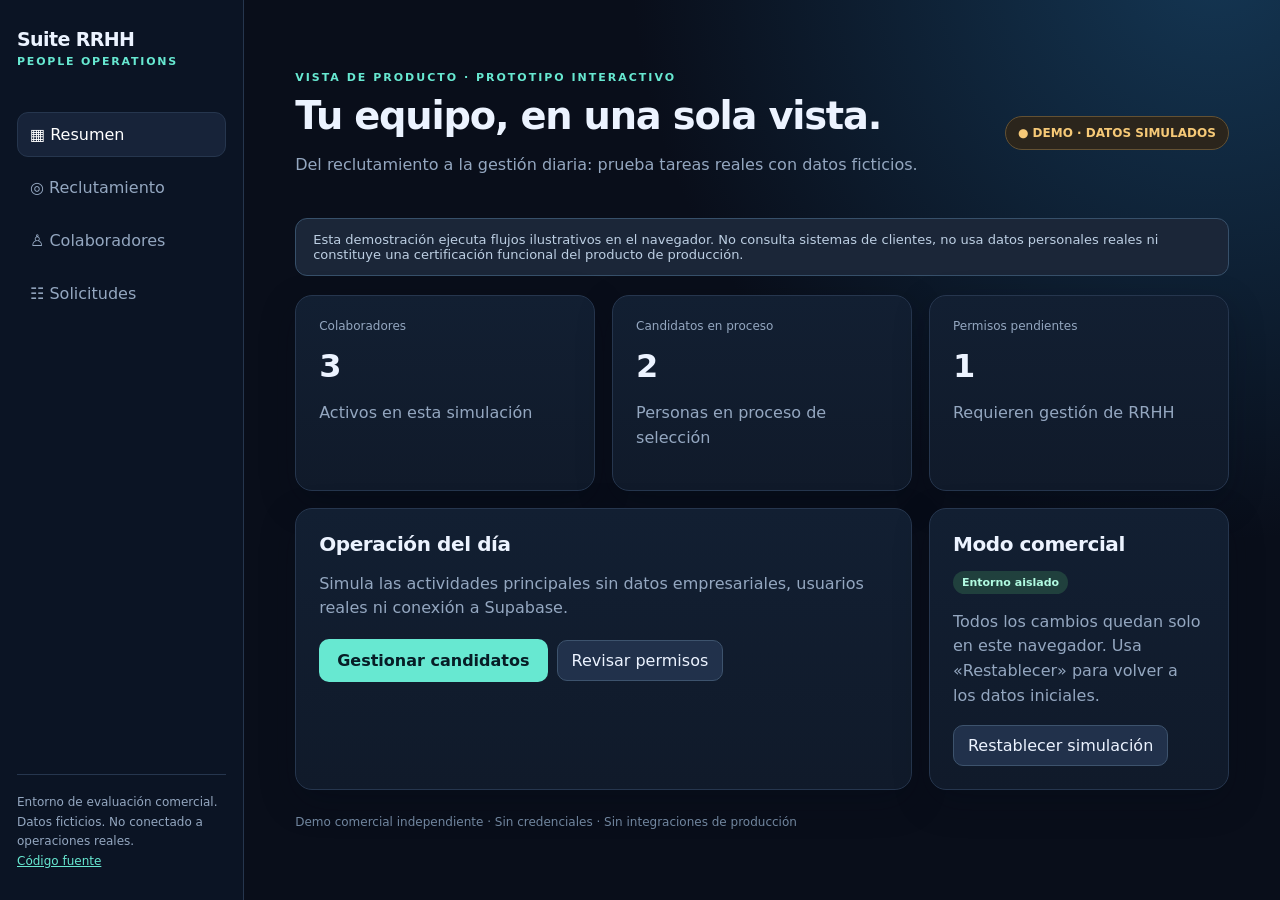
<file: index.html>
<!DOCTYPE html>
<html lang="es">
<head>
<meta charset="UTF-8">
<meta name="viewport" content="width=device-width,initial-scale=1">
<meta http-equiv="refresh" content="0; url=./docs/">
<title>Suite RRHH · Abrir demostración comercial</title>
<script>window.location.replace(new URL('./docs/',window.location.href).href);</script>
</head>
<body>
<p>Abriendo <a href="./docs/">la demostración interactiva de Suite RRHH</a>…</p>
</body>
</html>
</file>
